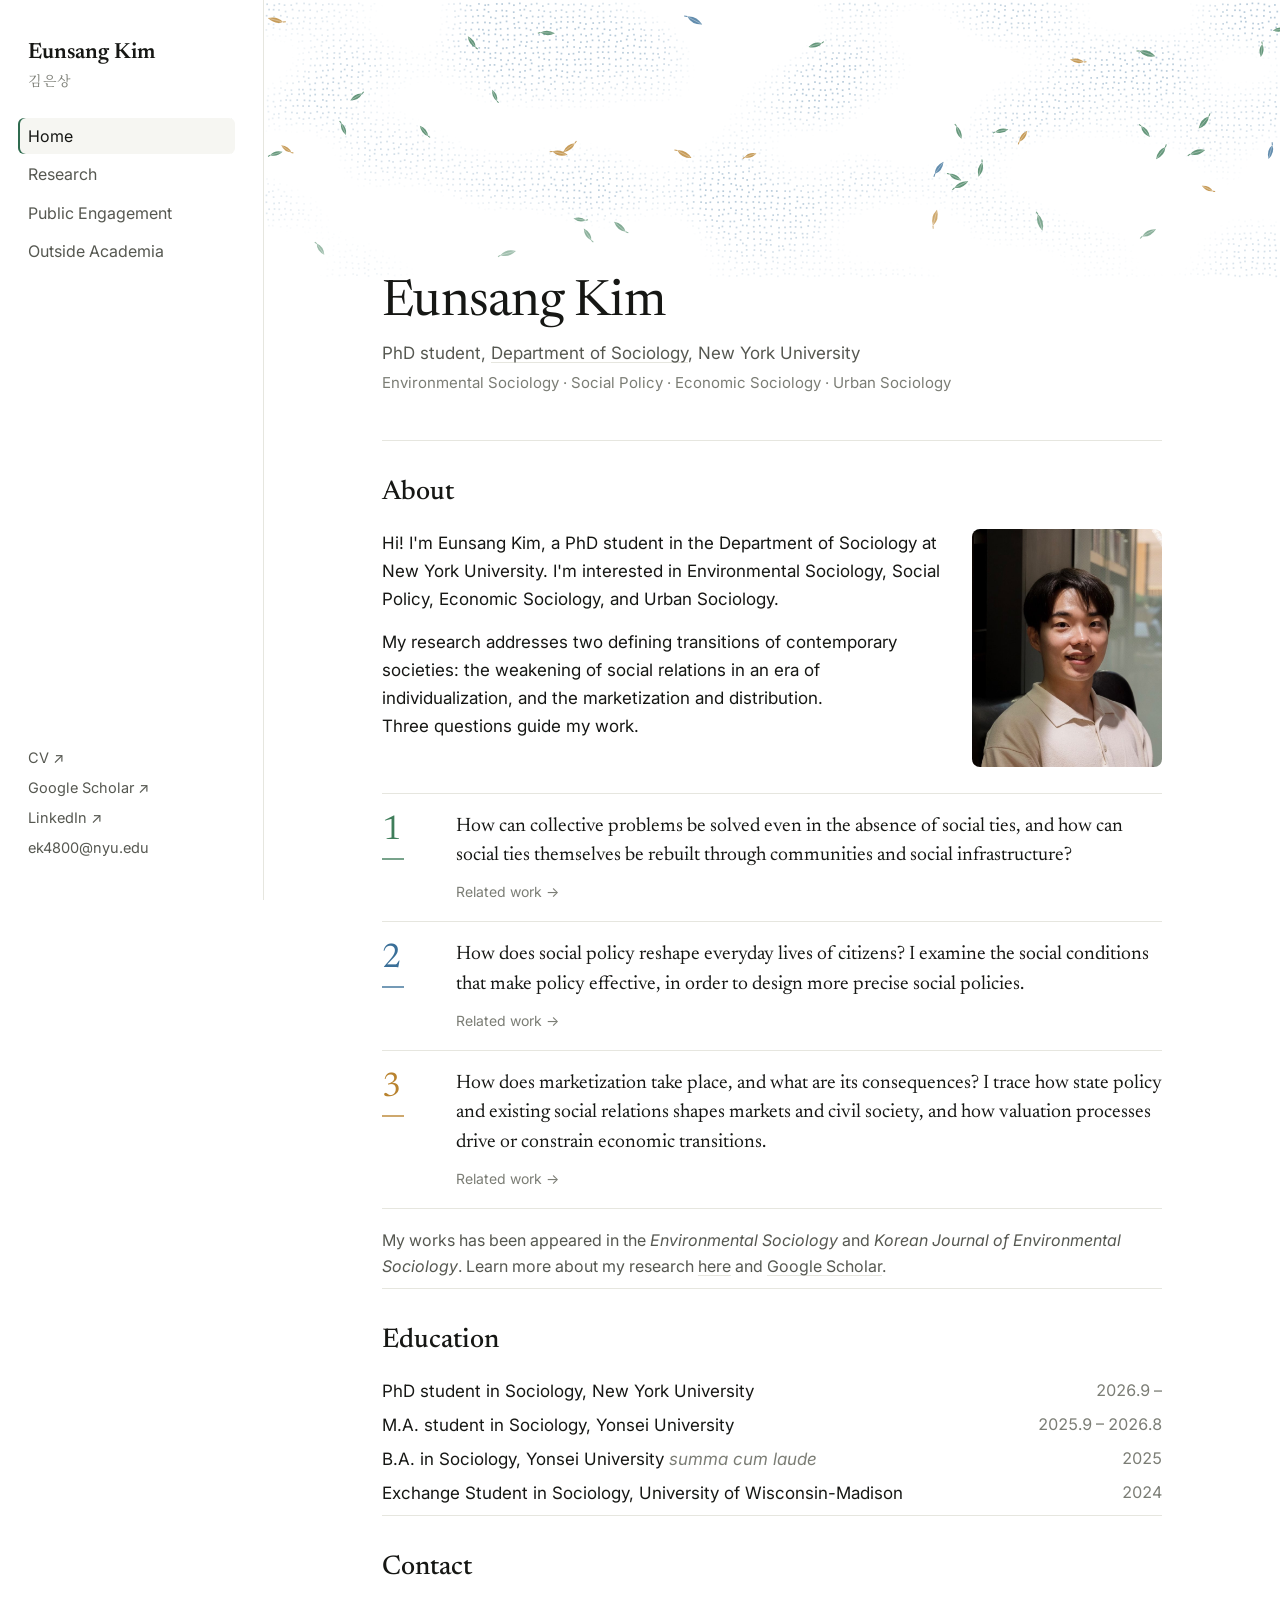
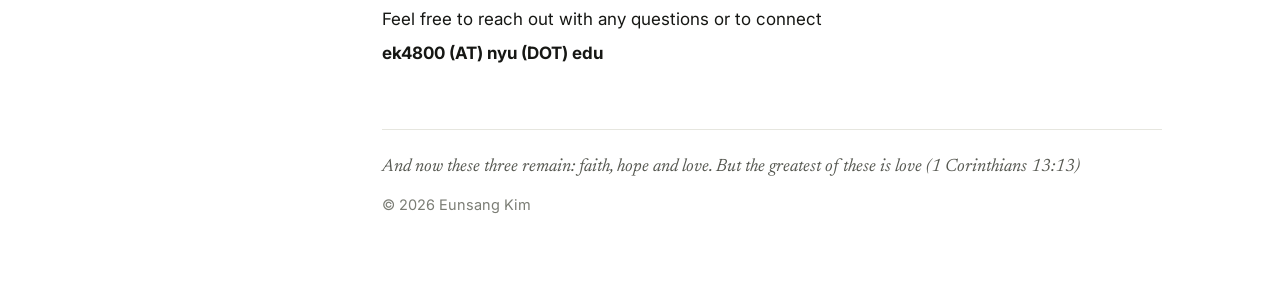
<file: index.html>
<!DOCTYPE html>
<html lang="en">
<head>
<meta charset="utf-8">
<meta name="viewport" content="width=device-width, initial-scale=1">
<title>Eunsang Kim (김은상) | Sociology PhD Student, NYU</title>
<meta name="description" content="Eunsang Kim (김은상) is a PhD student in Sociology at New York University, working on environmental sociology, social policy, economic sociology, and urban sociology.">
<link rel="canonical" href="https://eunsangkim.com/">
<meta property="og:type" content="profile">
<meta property="og:site_name" content="Eunsang Kim (김은상)">
<meta property="og:title" content="Eunsang Kim (김은상) | Sociology PhD Student, NYU">
<meta property="og:description" content="Eunsang Kim (김은상) is a PhD student in Sociology at New York University, working on environmental sociology, social policy, economic sociology, and urban sociology.">
<meta property="og:url" content="https://eunsangkim.com/">
<meta property="og:image" content="https://eunsangkim.com/assets/img/profile.jpg">
<meta name="twitter:card" content="summary">
<script type="application/ld+json">{"@context": "https://schema.org", "@type": "Person", "name": "Eunsang Kim", "alternateName": ["김은상"], "url": "https://eunsangkim.com/", "image": "https://eunsangkim.com/assets/img/profile.jpg", "jobTitle": "PhD Student in Sociology", "affiliation": {"@type": "Organization", "name": "New York University, Department of Sociology", "url": "https://as.nyu.edu/departments/sociology.html"}, "alumniOf": [{"@type": "CollegeOrUniversity", "name": "Yonsei University"}], "knowsAbout": ["Environmental Sociology", "Social Policy", "Economic Sociology", "Urban Sociology"], "sameAs": ["https://scholar.google.co.kr/citations?user=zy5nJL8AAAAJ", "https://www.linkedin.com/in/eunsang-kim-756927375/", "https://sites.google.com/view/eunsangkim/home"]}</script>
<link rel="preconnect" href="https://fonts.googleapis.com">
<link rel="preconnect" href="https://fonts.gstatic.com" crossorigin>
<link href="https://fonts.googleapis.com/css2?family=Inter:wght@400;500;600&family=Newsreader:ital,opsz,wght@0,6..72,400;0,6..72,500;0,6..72,600;1,6..72,400&display=swap" rel="stylesheet">
<link href="https://fonts.googleapis.com/css2?family=Noto+Serif+KR:wght@400&text=%EA%B9%80%EC%9D%80%EC%83%81&display=swap" rel="stylesheet">
<link rel="stylesheet" href="assets/style.css?v=5">
</head>
<body>
<nav class="topbar" aria-label="Pages"><a href="index.html" aria-current="page">Home</a><a href="research.html">Research</a><a href="engagement.html">Public Engagement</a><a href="outside.html">Outside Academia</a><a href="https://drive.google.com/file/d/1_qo_aVGO8cDRxe0GpnkhuQXj25L4HvOu/view?usp=sharing" target="_blank" rel="noopener">CV ↗</a></nav>
<div class="shell">
  <aside class="sidebar">
    <a class="brand" href="index.html"><div class="name">Eunsang Kim</div><div class="name-ko" lang="ko">김은상</div></a>
    <nav class="nav" aria-label="Pages">
      <a href="index.html" aria-current="page">Home</a>
      <a href="research.html">Research</a>
      <a href="engagement.html">Public Engagement</a>
      <a href="outside.html">Outside Academia</a>
    </nav>
    <div class="side-links">
      <a href="https://drive.google.com/file/d/1_qo_aVGO8cDRxe0GpnkhuQXj25L4HvOu/view?usp=sharing" target="_blank" rel="noopener">CV ↗</a>
      <a href="https://scholar.google.co.kr/citations?user=zy5nJL8AAAAJ&amp;hl=ko&amp;oi=ao" target="_blank" rel="noopener">Google Scholar ↗</a>
      <a href="https://www.linkedin.com/in/eunsang-kim-756927375/" target="_blank" rel="noopener">LinkedIn ↗</a>
      <a href="mailto:ek4800@nyu.edu">ek4800@nyu.edu</a>
    </div>
  </aside>
  <main class="main" id="top">
    <header class="hero">
      <canvas class="stream" data-sim="rafts" data-bg="stipple" aria-hidden="true"></canvas>
      <div class="hero-text">
        <h1>Eunsang Kim</h1>
        <p class="ko-mobile" lang="ko">김은상</p>
        <p class="role">PhD student, <a href="https://as.nyu.edu/departments/sociology.html" target="_blank" rel="noopener">Department of Sociology</a>, New York University</p>
        <p class="fields">Environmental Sociology · Social Policy · Economic Sociology · Urban Sociology</p>
      </div>
    </header>

    <section class="block" id="about">
      <h2>About</h2>
      <div class="about">
        <div class="prose">
          <p>Hi! I'm Eunsang Kim, a PhD student in the Department of Sociology at New York University. I'm interested in Environmental Sociology, Social Policy, Economic Sociology, and Urban Sociology.</p>
          <p>My research addresses two defining transitions of contemporary societies: the weakening of social relations in an era of individualization, and the marketization and distribution.<br>Three questions guide my work.</p>
        </div>
        <img class="portrait" src="assets/img/profile.jpg" alt="Portrait of Eunsang Kim">
      </div>

      <ol class="rq">
        <li class="c1"><span class="num">1</span>
          <p class="q">How can collective problems be solved even in the absence of social ties, and how can social ties themselves be rebuilt through communities and social infrastructure?</p>
          <a class="more" href="research.html#community">Related work →</a></li>
        <li class="c2"><span class="num">2</span>
          <p class="q">How does social policy reshape everyday lives of citizens? I examine the social conditions that make policy effective, in order to design more precise social policies.</p>
          <a class="more" href="research.html#policy">Related work →</a></li>
        <li class="c3"><span class="num">3</span>
          <p class="q">How does marketization take place, and what are its consequences? I trace how state policy and existing social relations shapes markets and civil society, and how valuation processes drive or constrain economic transitions.</p>
          <a class="more" href="research.html#valuation">Related work →</a></li>
      </ol>
      <p class="venue">My works has been appeared in the <em>Environmental Sociology</em> and <em>Korean Journal of Environmental Sociology</em>. Learn more about my research <a href="research.html">here</a> and <a href="https://scholar.google.co.kr/citations?user=zy5nJL8AAAAJ&amp;hl=ko&amp;oi=ao" target="_blank" rel="noopener">Google Scholar</a>.</p>
    </section>

    <section class="block" id="education">
      <h2>Education</h2>
      <dl class="dl">
        <dt>PhD student in Sociology, New York University</dt><dd>2026.9 –</dd>
        <dt>M.A. student in Sociology, Yonsei University</dt><dd>2025.9 – 2026.8</dd>
        <dt>B.A. in Sociology, Yonsei University <span class="note">summa cum laude</span></dt><dd>2025</dd>
        <dt>Exchange Student in Sociology, University of Wisconsin-Madison</dt><dd>2024</dd>
      </dl>
    </section>

    <section class="block contact" id="contact">
      <h2>Contact</h2>
      <p>Feel free to reach out with any questions or to connect</p>
      <p><strong>ek4800 (AT) nyu (DOT) edu</strong></p>
    </section>

    <footer class="foot">
      <blockquote>And now these three remain: faith, hope and love. But the greatest of these is love (1 Corinthians 13:13)</blockquote>
      <p>© 2026 Eunsang Kim</p>
    </footer>
  </main>
</div>
<script src="assets/sims.js?v=13"></script>
</body>
</html>
</file>
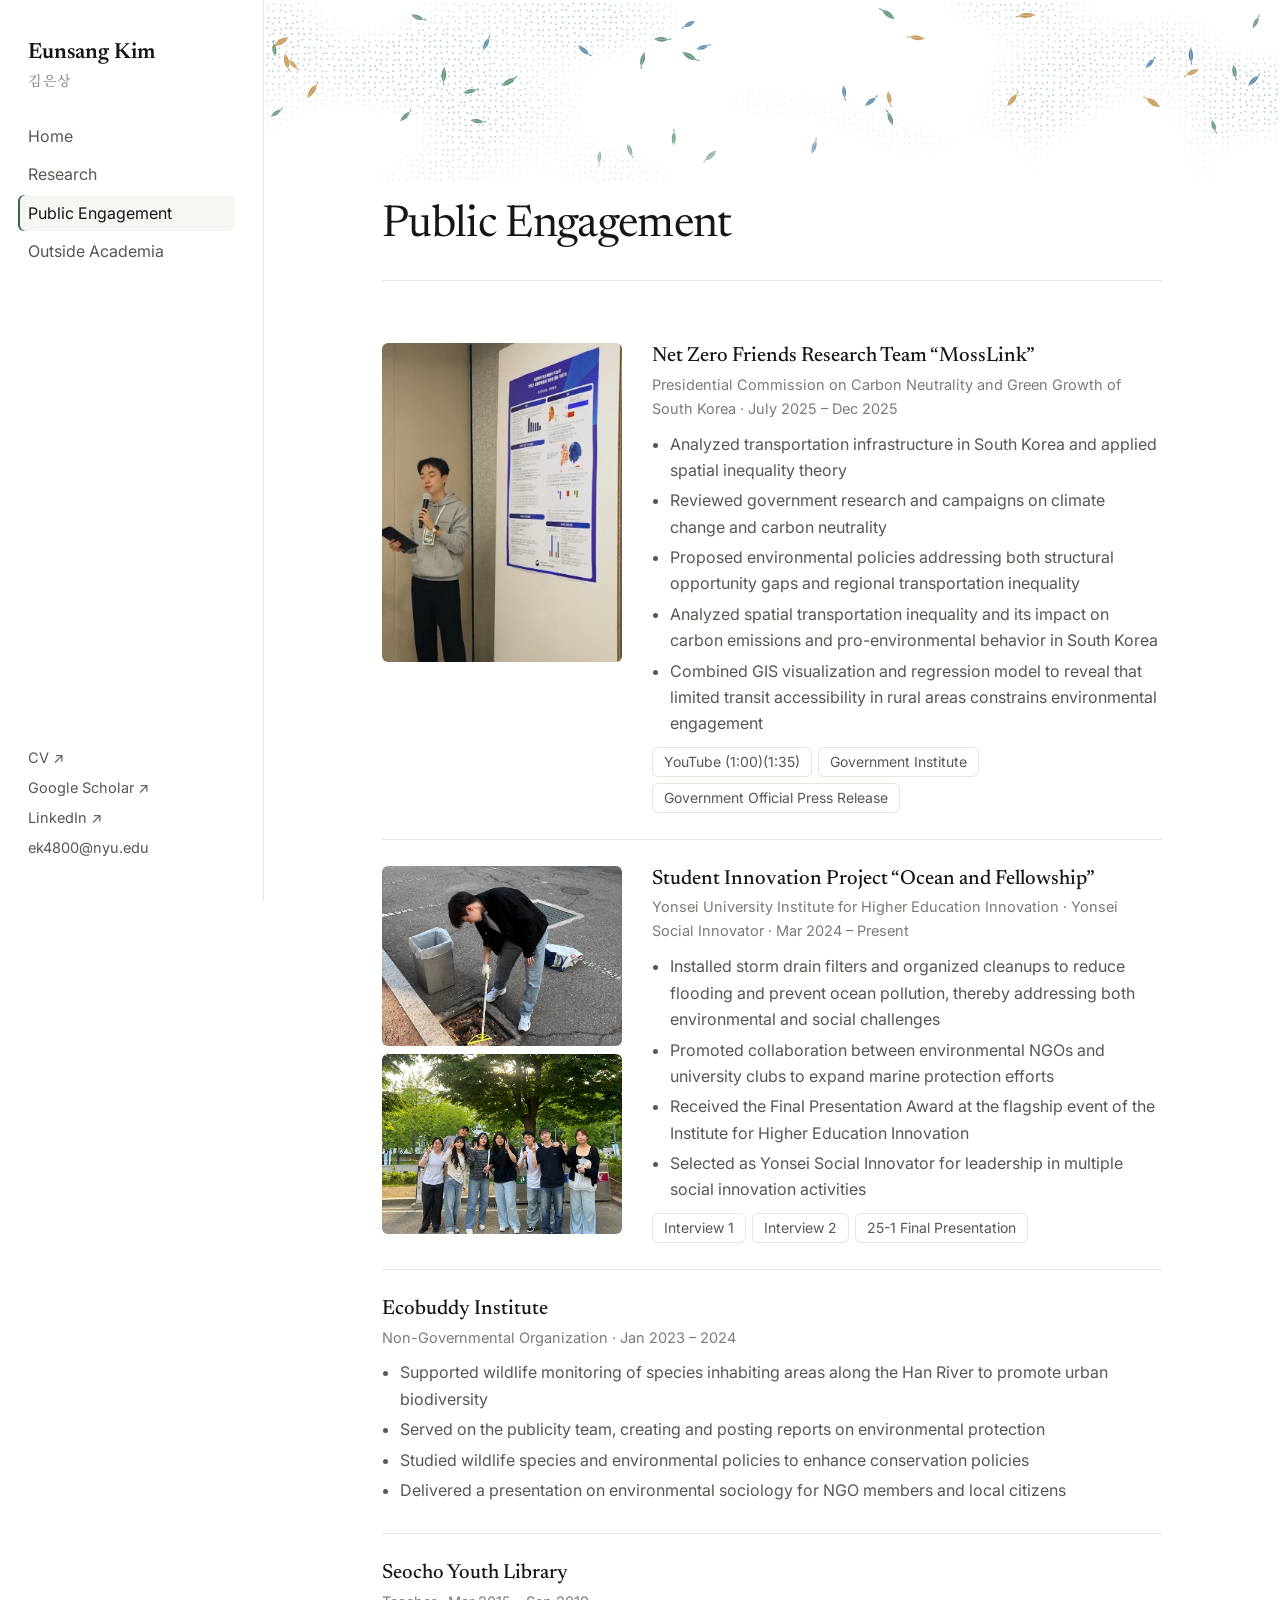
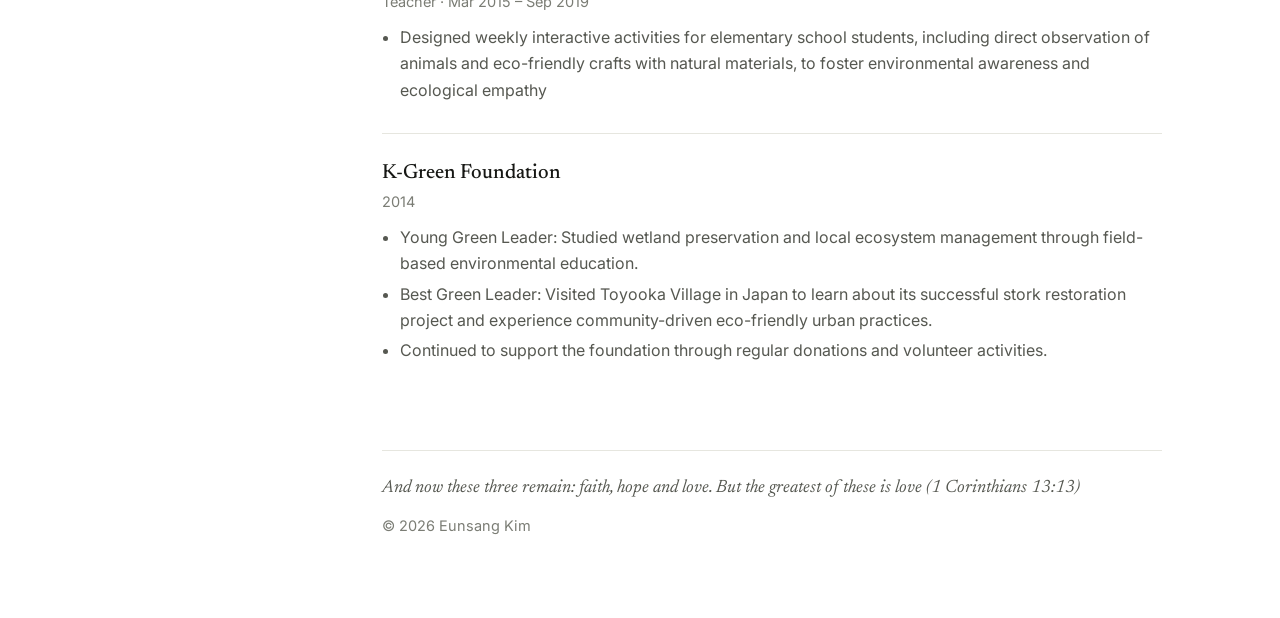
<file: engagement.html>
<!DOCTYPE html>
<html lang="en">
<head>
<meta charset="utf-8">
<meta name="viewport" content="width=device-width, initial-scale=1">
<title>Public Engagement — Eunsang Kim (김은상)</title>
<meta name="description" content="Public engagement of Eunsang Kim (김은상): Net Zero Friends research team, Ocean and Fellowship, Ecobuddy Institute, and environmental education.">
<link rel="canonical" href="https://eunsangkim.com/engagement.html">
<meta property="og:type" content="website">
<meta property="og:site_name" content="Eunsang Kim (김은상)">
<meta property="og:title" content="Public Engagement — Eunsang Kim (김은상)">
<meta property="og:description" content="Public engagement of Eunsang Kim (김은상): Net Zero Friends research team, Ocean and Fellowship, Ecobuddy Institute, and environmental education.">
<meta property="og:url" content="https://eunsangkim.com/engagement.html">
<meta property="og:image" content="https://eunsangkim.com/assets/img/profile.jpg">
<meta name="twitter:card" content="summary">
<link rel="preconnect" href="https://fonts.googleapis.com">
<link rel="preconnect" href="https://fonts.gstatic.com" crossorigin>
<link href="https://fonts.googleapis.com/css2?family=Inter:wght@400;500;600&family=Newsreader:ital,opsz,wght@0,6..72,400;0,6..72,500;0,6..72,600;1,6..72,400&display=swap" rel="stylesheet">
<link href="https://fonts.googleapis.com/css2?family=Noto+Serif+KR:wght@400&text=%EA%B9%80%EC%9D%80%EC%83%81&display=swap" rel="stylesheet">
<link rel="stylesheet" href="assets/style.css?v=5">
</head>
<body>
<nav class="topbar" aria-label="Pages"><a href="index.html">Home</a><a href="research.html">Research</a><a href="engagement.html" aria-current="page">Public Engagement</a><a href="outside.html">Outside Academia</a><a href="https://drive.google.com/file/d/1_qo_aVGO8cDRxe0GpnkhuQXj25L4HvOu/view?usp=sharing" target="_blank" rel="noopener">CV ↗</a></nav>
<div class="shell">
  <aside class="sidebar">
    <a class="brand" href="index.html"><div class="name">Eunsang Kim</div><div class="name-ko" lang="ko">김은상</div></a>
    <nav class="nav" aria-label="Pages">
      <a href="index.html">Home</a>
      <a href="research.html">Research</a>
      <a href="engagement.html" aria-current="page">Public Engagement</a>
      <a href="outside.html">Outside Academia</a>
    </nav>
    <div class="side-links">
      <a href="https://drive.google.com/file/d/1_qo_aVGO8cDRxe0GpnkhuQXj25L4HvOu/view?usp=sharing" target="_blank" rel="noopener">CV ↗</a>
      <a href="https://scholar.google.co.kr/citations?user=zy5nJL8AAAAJ&amp;hl=ko&amp;oi=ao" target="_blank" rel="noopener">Google Scholar ↗</a>
      <a href="https://www.linkedin.com/in/eunsang-kim-756927375/" target="_blank" rel="noopener">LinkedIn ↗</a>
      <a href="mailto:ek4800@nyu.edu">ek4800@nyu.edu</a>
    </div>
  </aside>
  <main class="main" id="top">
    <header class="hero hero-sub">
      <canvas class="stream" data-sim="rafts" data-bg="stipple" aria-hidden="true"></canvas>
      <div class="hero-text"><h1>Public Engagement</h1></div>
    </header>
    <section class="block">

      <div class="item">
        <div class="pic"><img class="full" src="assets/img/netzero-presentation.jpg" alt="Net Zero Friends final presentation" loading="lazy"></div>
        <div>
          <h4>Net Zero Friends Research Team “MossLink”</h4>
          <p class="sub">Presidential Commission on Carbon Neutrality and Green Growth of South Korea · July 2025 – Dec 2025</p>
          <ul>
            <li>Analyzed transportation infrastructure in South Korea and applied spatial inequality theory</li>
            <li>Reviewed government research and campaigns on climate change and carbon neutrality</li>
            <li>Proposed environmental policies addressing both structural opportunity gaps and regional transportation inequality</li>
            <li>Analyzed spatial transportation inequality and its impact on carbon emissions and pro-environmental behavior in South Korea</li>
            <li>Combined GIS visualization and regression model to reveal that limited transit accessibility in rural areas constrains environmental engagement</li>
          </ul>
          <div class="links">
            <a class="lpill" href="https://www.youtube.com/watch?v=bI97a_q5KZM" target="_blank" rel="noopener">YouTube (1:00)(1:35)</a>
            <a class="lpill" href="http://www.2050cnc.go.kr" target="_blank" rel="noopener">Government Institute</a>
            <a class="lpill" href="https://www.2050cnc.go.kr/flexer/view/BOARD_ATTACH?storageNo=4407" target="_blank" rel="noopener">Government Official Press Release</a>
          </div>
        </div>
      </div>

      <div class="item">
        <div class="pic"><img src="assets/img/ocean-filter.jpg" alt="Installing a storm drain filter" loading="lazy"><img src="assets/img/ocean-group.jpg" alt="Ocean and Fellowship members" loading="lazy"></div>
        <div>
          <h4>Student Innovation Project “Ocean and Fellowship”</h4>
          <p class="sub">Yonsei University Institute for Higher Education Innovation · Yonsei Social Innovator · Mar 2024 – Present</p>
          <ul>
            <li>Installed storm drain filters and organized cleanups to reduce flooding and prevent ocean pollution, thereby addressing both environmental and social challenges</li>
            <li>Promoted collaboration between environmental NGOs and university clubs to expand marine protection efforts</li>
            <li>Received the Final Presentation Award at the flagship event of the Institute for Higher Education Innovation</li>
            <li>Selected as Yonsei Social Innovator for leadership in multiple social innovation activities</li>
          </ul>
          <div class="links">
            <a class="lpill" href="https://devcms.yonsei.ac.kr/ihei/board/yonsei_innovation_creator.do?mode=view&amp;articleNo=457615&amp;article.offset=0&amp;articleLimit=10" target="_blank" rel="noopener">Interview 1</a>
            <a class="lpill" href="https://ihei.yonsei.ac.kr/ihei/innovation/innovator.do?mode=view&amp;articleNo=454434&amp;article.offset=0&amp;articleLimit=12" target="_blank" rel="noopener">Interview 2</a>
            <a class="lpill" href="https://drive.google.com/file/d/18hKmvBlIlC30MsF-dQOYovf4XAutwKFB/view?usp=sharing" target="_blank" rel="noopener">25-1 Final Presentation</a>
          </div>
        </div>
      </div>

      <div class="item noimg">
        <div>
          <h4>Ecobuddy Institute</h4>
          <p class="sub">Non-Governmental Organization · Jan 2023 – 2024</p>
          <ul>
            <li>Supported wildlife monitoring of species inhabiting areas along the Han River to promote urban biodiversity</li>
            <li>Served on the publicity team, creating and posting reports on environmental protection</li>
            <li>Studied wildlife species and environmental policies to enhance conservation policies</li>
            <li>Delivered a presentation on environmental sociology for NGO members and local citizens</li>
          </ul>
        </div>
      </div>

      <div class="item noimg">
        <div>
          <h4>Seocho Youth Library</h4>
          <p class="sub">Teacher · Mar 2015 – Sep 2019</p>
          <ul>
            <li>Designed weekly interactive activities for elementary school students, including direct observation of animals and eco-friendly crafts with natural materials, to foster environmental awareness and ecological empathy</li>
          </ul>
        </div>
      </div>

      <div class="item noimg">
        <div>
          <h4>K-Green Foundation</h4>
          <p class="sub">2014</p>
          <ul>
            <li>Young Green Leader: Studied wetland preservation and local ecosystem management through field-based environmental education.</li>
            <li>Best Green Leader: Visited Toyooka Village in Japan to learn about its successful stork restoration project and experience community-driven eco-friendly urban practices.</li>
            <li>Continued to support the foundation through regular donations and volunteer activities.</li>
          </ul>
        </div>
      </div>
        </section>

    <footer class="foot">
      <blockquote>And now these three remain: faith, hope and love. But the greatest of these is love (1 Corinthians 13:13)</blockquote>
      <p>© 2026 Eunsang Kim</p>
    </footer>
  </main>
</div>
<script src="assets/sims.js?v=13"></script>
</body>
</html>
</file>
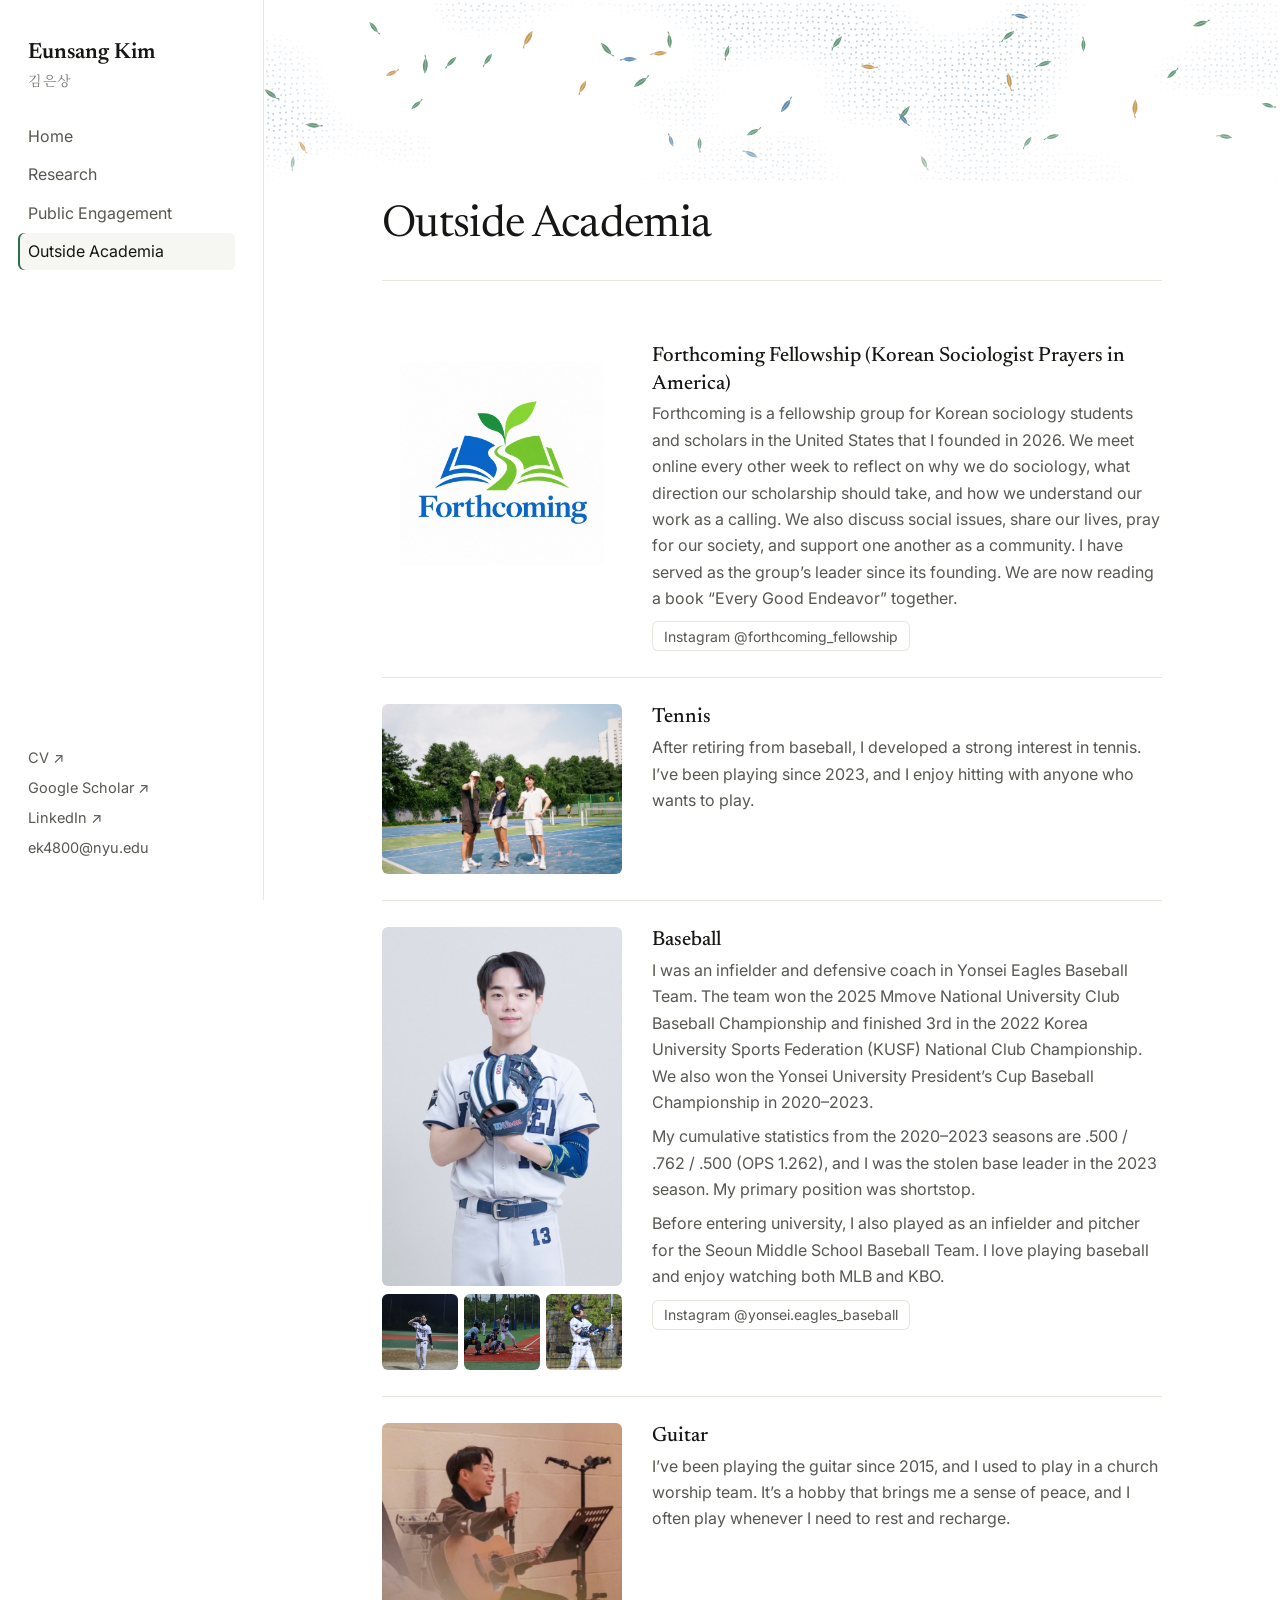
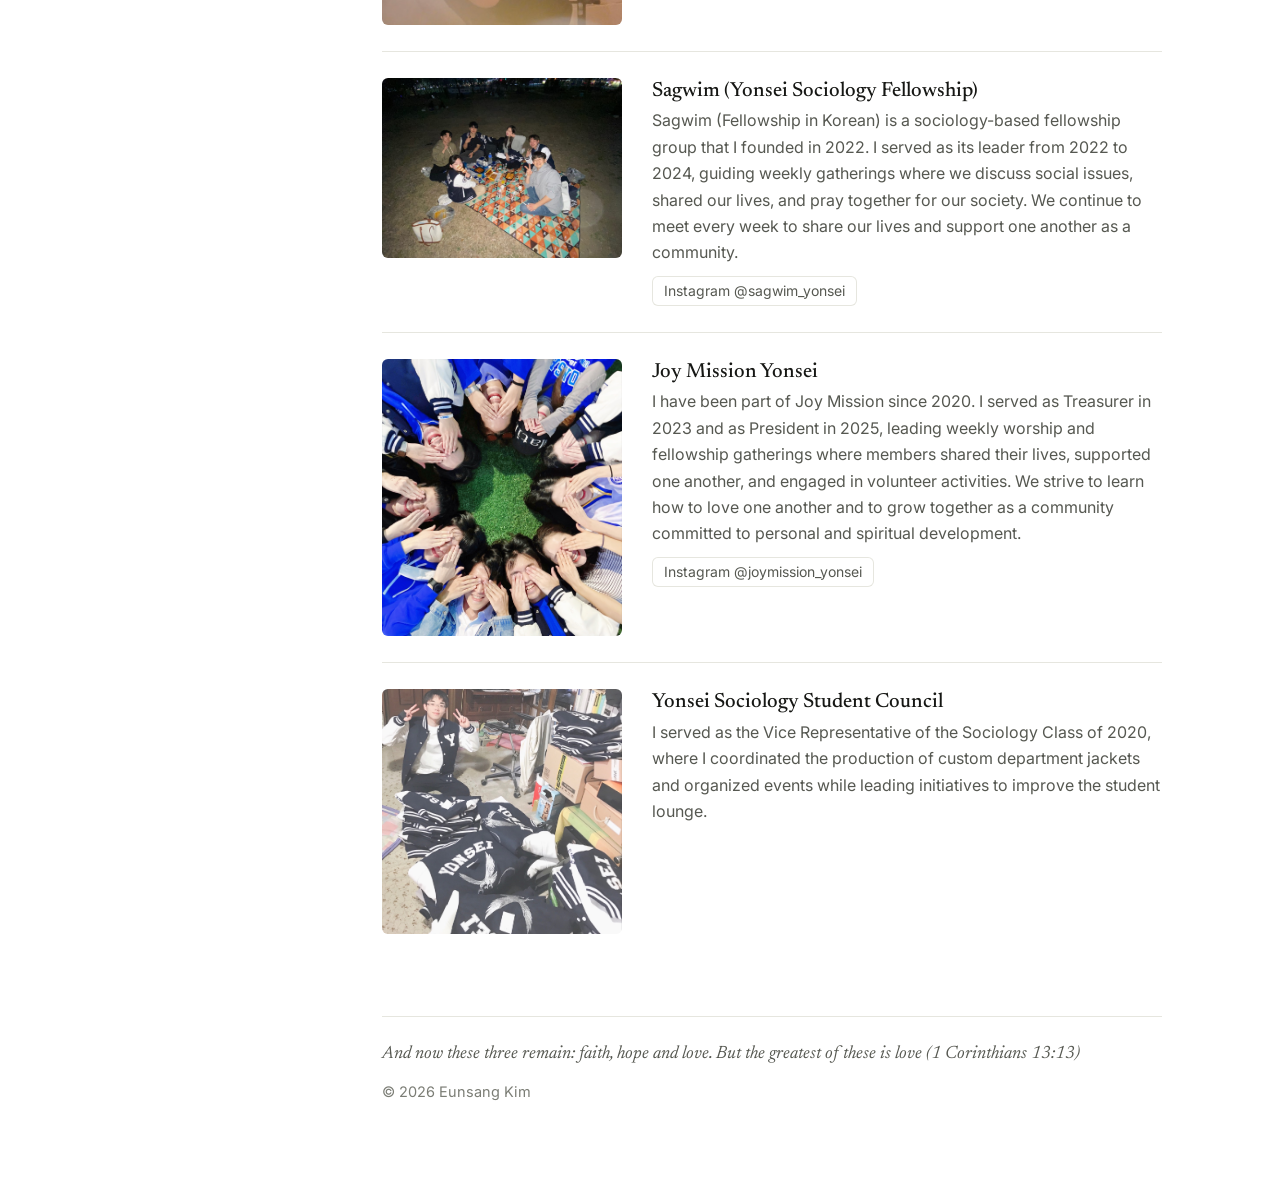
<file: outside.html>
<!DOCTYPE html>
<html lang="en">
<head>
<meta charset="utf-8">
<meta name="viewport" content="width=device-width, initial-scale=1">
<title>Outside Academia — Eunsang Kim (김은상)</title>
<meta name="description" content="Eunsang Kim (김은상) outside academia: Forthcoming Fellowship, baseball, tennis, guitar, and campus communities.">
<link rel="canonical" href="https://eunsangkim.com/outside.html">
<meta property="og:type" content="website">
<meta property="og:site_name" content="Eunsang Kim (김은상)">
<meta property="og:title" content="Outside Academia — Eunsang Kim (김은상)">
<meta property="og:description" content="Eunsang Kim (김은상) outside academia: Forthcoming Fellowship, baseball, tennis, guitar, and campus communities.">
<meta property="og:url" content="https://eunsangkim.com/outside.html">
<meta property="og:image" content="https://eunsangkim.com/assets/img/profile.jpg">
<meta name="twitter:card" content="summary">
<link rel="preconnect" href="https://fonts.googleapis.com">
<link rel="preconnect" href="https://fonts.gstatic.com" crossorigin>
<link href="https://fonts.googleapis.com/css2?family=Inter:wght@400;500;600&family=Newsreader:ital,opsz,wght@0,6..72,400;0,6..72,500;0,6..72,600;1,6..72,400&display=swap" rel="stylesheet">
<link href="https://fonts.googleapis.com/css2?family=Noto+Serif+KR:wght@400&text=%EA%B9%80%EC%9D%80%EC%83%81&display=swap" rel="stylesheet">
<link rel="stylesheet" href="assets/style.css?v=5">
</head>
<body>
<nav class="topbar" aria-label="Pages"><a href="index.html">Home</a><a href="research.html">Research</a><a href="engagement.html">Public Engagement</a><a href="outside.html" aria-current="page">Outside Academia</a><a href="https://drive.google.com/file/d/1_qo_aVGO8cDRxe0GpnkhuQXj25L4HvOu/view?usp=sharing" target="_blank" rel="noopener">CV ↗</a></nav>
<div class="shell">
  <aside class="sidebar">
    <a class="brand" href="index.html"><div class="name">Eunsang Kim</div><div class="name-ko" lang="ko">김은상</div></a>
    <nav class="nav" aria-label="Pages">
      <a href="index.html">Home</a>
      <a href="research.html">Research</a>
      <a href="engagement.html">Public Engagement</a>
      <a href="outside.html" aria-current="page">Outside Academia</a>
    </nav>
    <div class="side-links">
      <a href="https://drive.google.com/file/d/1_qo_aVGO8cDRxe0GpnkhuQXj25L4HvOu/view?usp=sharing" target="_blank" rel="noopener">CV ↗</a>
      <a href="https://scholar.google.co.kr/citations?user=zy5nJL8AAAAJ&amp;hl=ko&amp;oi=ao" target="_blank" rel="noopener">Google Scholar ↗</a>
      <a href="https://www.linkedin.com/in/eunsang-kim-756927375/" target="_blank" rel="noopener">LinkedIn ↗</a>
      <a href="mailto:ek4800@nyu.edu">ek4800@nyu.edu</a>
    </div>
  </aside>
  <main class="main" id="top">
    <header class="hero hero-sub">
      <canvas class="stream" data-sim="rafts" data-bg="stipple" aria-hidden="true"></canvas>
      <div class="hero-text"><h1>Outside Academia</h1></div>
    </header>
    <section class="block">

      <div class="item">
        <div class="pic"><img src="assets/img/forthcoming.jpg" alt="Forthcoming Fellowship logo" loading="lazy" class="logo"></div>
        <div>
          <h4>Forthcoming Fellowship (Korean Sociologist Prayers in America)</h4>
          <p>Forthcoming is a fellowship group for Korean sociology students and scholars in the United States that I founded in 2026. We meet online every other week to reflect on why we do sociology, what direction our scholarship should take, and how we understand our work as a calling. We also discuss social issues, share our lives, pray for our society, and support one another as a community. I have served as the group’s leader since its founding. We are now reading a book “Every Good Endeavor” together.</p>
          <div class="links"><a class="lpill" href="https://www.instagram.com/forthcoming_fellowship/" target="_blank" rel="noopener">Instagram @forthcoming_fellowship</a></div>
        </div>
      </div>

      <div class="item">
        <div class="pic"><img src="assets/img/tennis.jpg" alt="Tennis" loading="lazy"></div>
        <div>
          <h4>Tennis</h4>
          <p>After retiring from baseball, I developed a strong interest in tennis. I’ve been playing since 2023, and I enjoy hitting with anyone who wants to play.</p>
        </div>
      </div>

      <div class="item">
        <div class="pic"><img class="full" src="assets/img/baseball-profile.jpg" alt="Eunsang Kim in Yonsei Eagles uniform" loading="lazy"><div class="thumbs"><img src="assets/img/baseball-2023.jpg" alt="2023 season" loading="lazy"><img src="assets/img/baseball-2022.jpg" alt="At bat, 2022 season" loading="lazy"><img src="assets/img/baseball-batting.jpg" alt="Batting" loading="lazy"></div></div>
        <div>
          <h4>Baseball</h4>
          <p>I was an infielder and defensive coach in Yonsei Eagles Baseball Team. The team won the 2025 Mmove National University Club Baseball Championship and finished 3rd in the 2022 Korea University Sports Federation (KUSF) National Club Championship. We also won the Yonsei University President’s Cup Baseball Championship in 2020–2023.</p>
          <p>My cumulative statistics from the 2020–2023 seasons are .500 / .762 / .500 (OPS 1.262), and I was the stolen base leader in the 2023 season. My primary position was shortstop.</p>
          <p>Before entering university, I also played as an infielder and pitcher for the Seoun Middle School Baseball Team. I love playing baseball and enjoy watching both MLB and KBO.</p>
          <div class="links"><a class="lpill" href="https://www.instagram.com/yonsei.eagles_baseball/" target="_blank" rel="noopener">Instagram @yonsei.eagles_baseball</a></div>
        </div>
      </div>

      <div class="item">
        <div class="pic"><img src="assets/img/guitar.jpg" alt="Playing guitar" loading="lazy"></div>
        <div>
          <h4>Guitar</h4>
          <p>I’ve been playing the guitar since 2015, and I used to play in a church worship team. It’s a hobby that brings me a sense of peace, and I often play whenever I need to rest and recharge.</p>
        </div>
      </div>

      <div class="item">
        <div class="pic"><img src="assets/img/sagwim-picnic.jpg" alt="Sagwim members at a night picnic" loading="lazy"></div>
        <div>
          <h4>Sagwim (Yonsei Sociology Fellowship)</h4>
          <p>Sagwim (Fellowship in Korean) is a sociology-based fellowship group that I founded in 2022. I served as its leader from 2022 to 2024, guiding weekly gatherings where we discuss social issues, shared our lives, and pray together for our society. We continue to meet every week to share our lives and support one another as a community.</p>
          <div class="links"><a class="lpill" href="https://www.instagram.com/sagwim_yonsei/" target="_blank" rel="noopener">Instagram @sagwim_yonsei</a></div>
        </div>
      </div>

      <div class="item">
        <div class="pic"><img src="assets/img/joy-mission-circle.jpg" alt="Joy Mission Yonsei members" loading="lazy"></div>
        <div>
          <h4>Joy Mission Yonsei</h4>
          <p>I have been part of Joy Mission since 2020. I served as Treasurer in 2023 and as President in 2025, leading weekly worship and fellowship gatherings where members shared their lives, supported one another, and engaged in volunteer activities. We strive to learn how to love one another and to grow together as a community committed to personal and spiritual development.</p>
          <div class="links"><a class="lpill" href="https://www.instagram.com/joymission_yonsei/" target="_blank" rel="noopener">Instagram @joymission_yonsei</a></div>
        </div>
      </div>

      <div class="item">
        <div class="pic"><img src="assets/img/student-council.jpg" alt="Sociology department jackets" loading="lazy"></div>
        <div>
          <h4>Yonsei Sociology Student Council</h4>
          <p>I served as the Vice Representative of the Sociology Class of 2020, where I coordinated the production of custom department jackets and organized events while leading initiatives to improve the student lounge.</p>
        </div>
      </div>
        </section>

    <footer class="foot">
      <blockquote>And now these three remain: faith, hope and love. But the greatest of these is love (1 Corinthians 13:13)</blockquote>
      <p>© 2026 Eunsang Kim</p>
    </footer>
  </main>
</div>
<script src="assets/sims.js?v=13"></script>
</body>
</html>
</file>
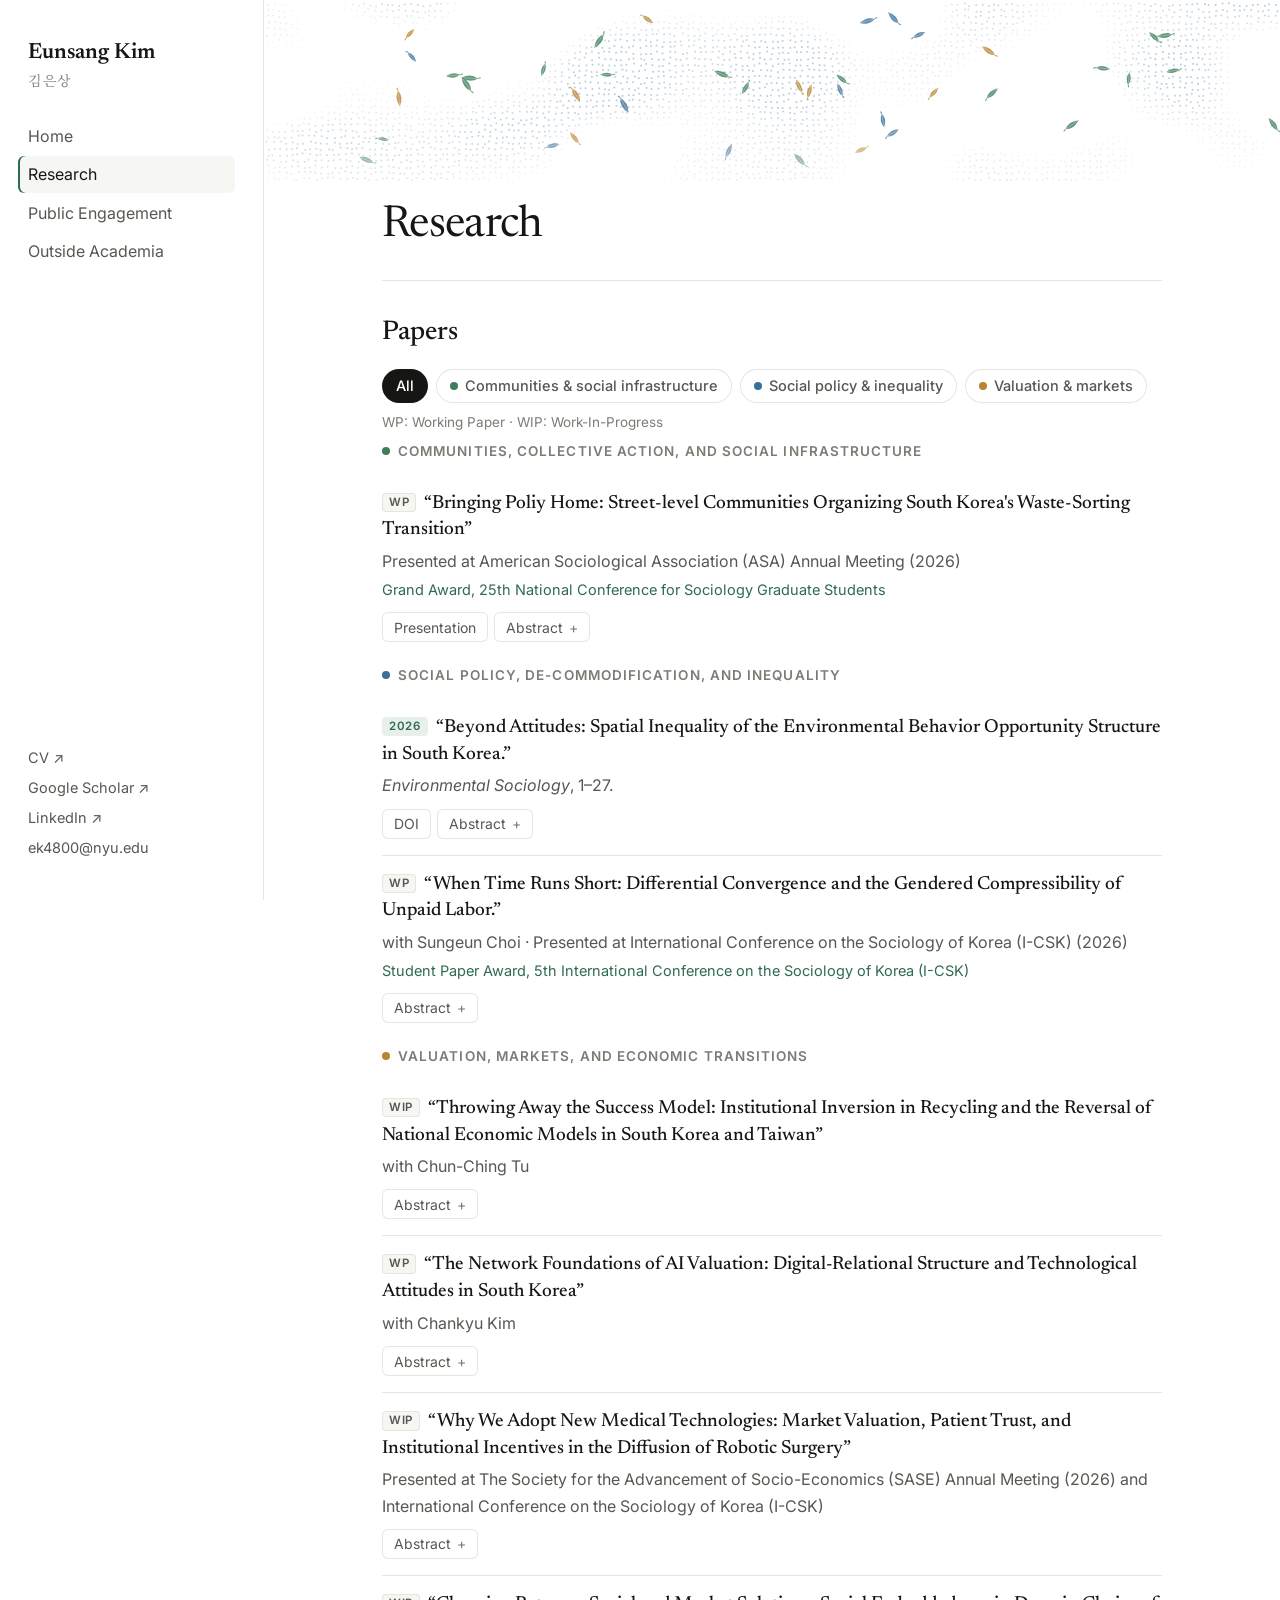
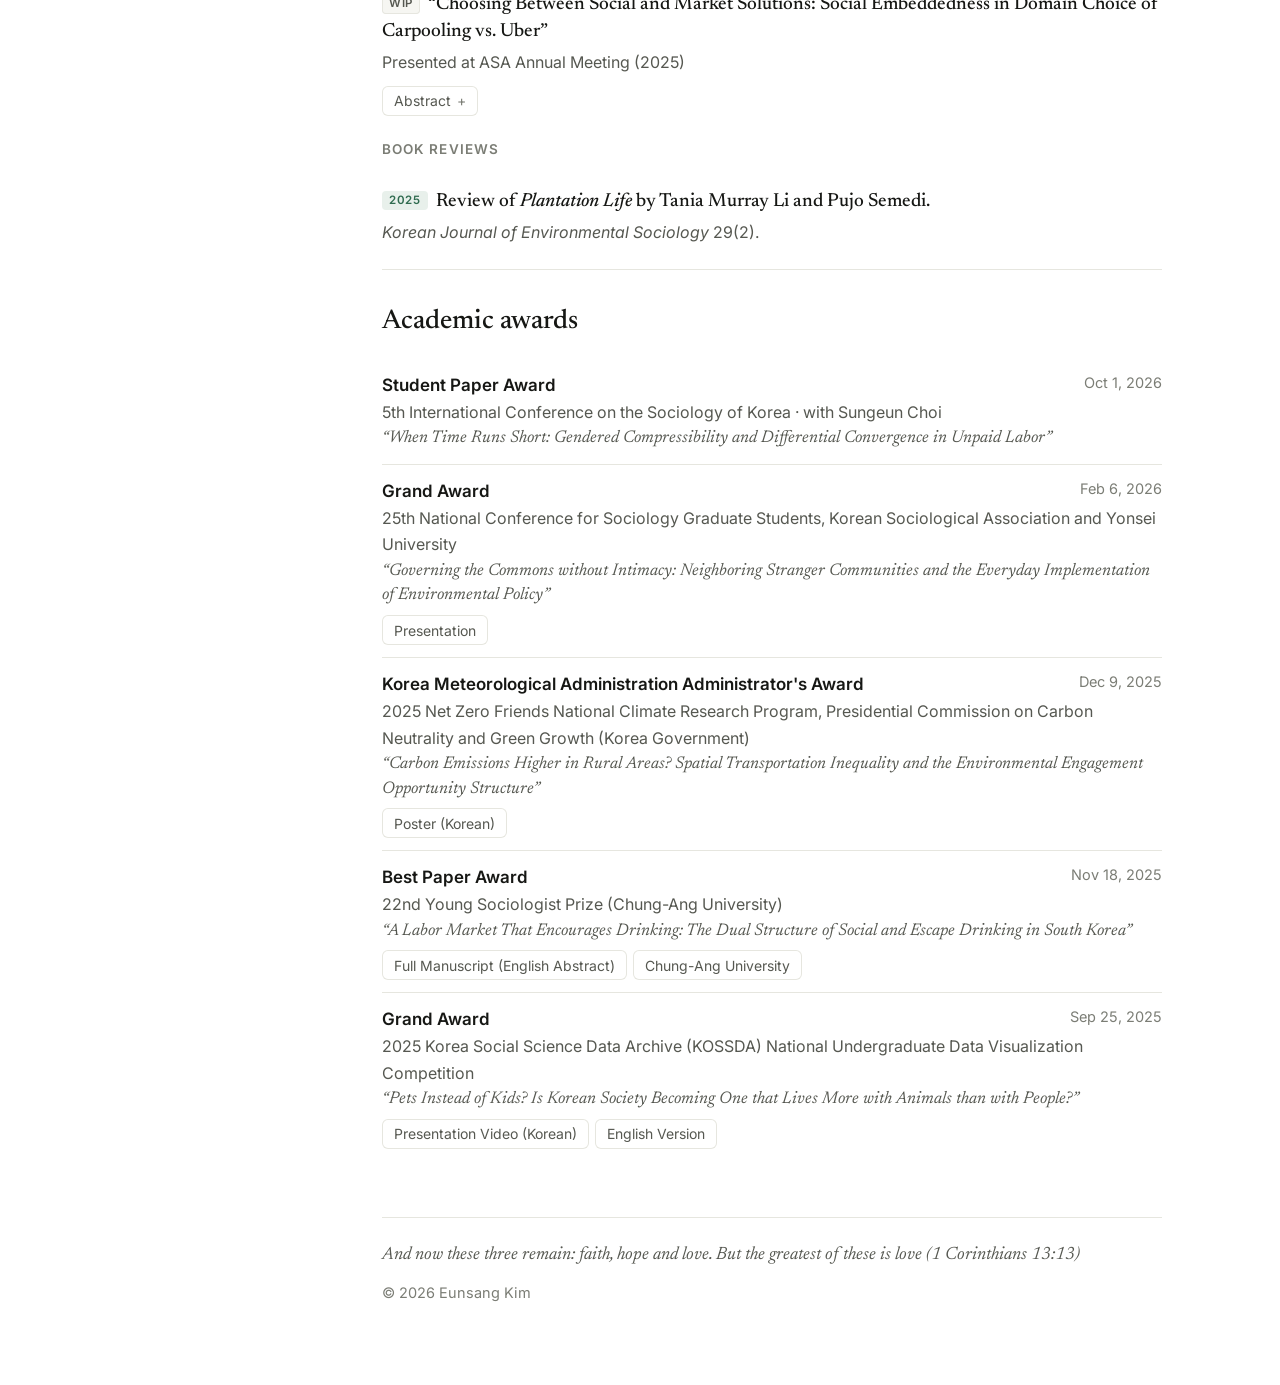
<file: research.html>
<!DOCTYPE html>
<html lang="en">
<head>
<meta charset="utf-8">
<meta name="viewport" content="width=device-width, initial-scale=1">
<title>Research — Eunsang Kim (김은상), NYU Sociology</title>
<meta name="description" content="Papers, working papers, and academic awards of Eunsang Kim (김은상), PhD student in Sociology at New York University.">
<link rel="canonical" href="https://eunsangkim.com/research.html">
<meta property="og:type" content="website">
<meta property="og:site_name" content="Eunsang Kim (김은상)">
<meta property="og:title" content="Research — Eunsang Kim (김은상), NYU Sociology">
<meta property="og:description" content="Papers, working papers, and academic awards of Eunsang Kim (김은상), PhD student in Sociology at New York University.">
<meta property="og:url" content="https://eunsangkim.com/research.html">
<meta property="og:image" content="https://eunsangkim.com/assets/img/profile.jpg">
<meta name="twitter:card" content="summary">
<link rel="preconnect" href="https://fonts.googleapis.com">
<link rel="preconnect" href="https://fonts.gstatic.com" crossorigin>
<link href="https://fonts.googleapis.com/css2?family=Inter:wght@400;500;600&family=Newsreader:ital,opsz,wght@0,6..72,400;0,6..72,500;0,6..72,600;1,6..72,400&display=swap" rel="stylesheet">
<link href="https://fonts.googleapis.com/css2?family=Noto+Serif+KR:wght@400&text=%EA%B9%80%EC%9D%80%EC%83%81&display=swap" rel="stylesheet">
<link rel="stylesheet" href="assets/style.css?v=5">
</head>
<body>
<nav class="topbar" aria-label="Pages"><a href="index.html">Home</a><a href="research.html" aria-current="page">Research</a><a href="engagement.html">Public Engagement</a><a href="outside.html">Outside Academia</a><a href="https://drive.google.com/file/d/1_qo_aVGO8cDRxe0GpnkhuQXj25L4HvOu/view?usp=sharing" target="_blank" rel="noopener">CV ↗</a></nav>
<div class="shell">
  <aside class="sidebar">
    <a class="brand" href="index.html"><div class="name">Eunsang Kim</div><div class="name-ko" lang="ko">김은상</div></a>
    <nav class="nav" aria-label="Pages">
      <a href="index.html">Home</a>
      <a href="research.html" aria-current="page">Research</a>
      <a href="engagement.html">Public Engagement</a>
      <a href="outside.html">Outside Academia</a>
    </nav>
    <div class="side-links">
      <a href="https://drive.google.com/file/d/1_qo_aVGO8cDRxe0GpnkhuQXj25L4HvOu/view?usp=sharing" target="_blank" rel="noopener">CV ↗</a>
      <a href="https://scholar.google.co.kr/citations?user=zy5nJL8AAAAJ&amp;hl=ko&amp;oi=ao" target="_blank" rel="noopener">Google Scholar ↗</a>
      <a href="https://www.linkedin.com/in/eunsang-kim-756927375/" target="_blank" rel="noopener">LinkedIn ↗</a>
      <a href="mailto:ek4800@nyu.edu">ek4800@nyu.edu</a>
    </div>
  </aside>
  <main class="main" id="top">
    <header class="hero hero-sub">
      <canvas class="stream" data-sim="rafts" data-bg="stipple" aria-hidden="true"></canvas>
      <div class="hero-text"><h1>Research</h1></div>
    </header>

    <section class="block" id="papers">
      <h2>Papers</h2>
      
      <div class="topic-bar" role="group" aria-label="Filter by research area">
        <button class="pill" data-topic="all" aria-pressed="true">All</button>
        <button class="pill c1" data-topic="community" aria-pressed="false"><i></i>Communities &amp; social infrastructure</button>
        <button class="pill c2" data-topic="policy" aria-pressed="false"><i></i>Social policy &amp; inequality</button>
        <button class="pill c3" data-topic="valuation" aria-pressed="false"><i></i>Valuation &amp; markets</button>
      </div>
      <p class="legend">WP: Working Paper · WIP: Work-In-Progress</p>

      <div class="theme c1" data-topic="community" id="community">
        <h3><i></i>Communities, collective action, and social infrastructure</h3>
        <article class="paper">
          <p class="title"><span class="tag">WP</span>“Bringing Poliy Home: Street-level Communities Organizing South Korea's Waste-Sorting Transition”</p>
          <p class="meta">Presented at American Sociological Association (ASA) Annual Meeting (2026)</p>
          <p class="honor">Grand Award, 25th National Conference for Sociology Graduate Students</p>
          <div class="links">
            <a class="lpill" href="https://drive.google.com/file/d/1CR2JcMjyGcIcZehrJ5Ru0IZHQKCJooXa/view?usp=sharing" target="_blank" rel="noopener">Presentation</a>
            <details><summary>Abstract</summary><div class="abstract">
              <p>Street-level bureaucrats are central actors for frontline implementation of social policy, yet the societal counterpart that carries policy into everyday collective practice remains less understood. This study develops the concept of street-level community, a meso-level intermediary connecting social policy to individual behavior. Although these communities are built to address daily lives, they worked as a main actor in implementing environmental policy. The analysis examines South Korea’s volume-based waste fee policy using a continuous difference-in-differences design and fixed effects models using national waste statistics from 1992 to 2022, together with key informant interviews and documents. Quantitative analysis show that regions with higher apartment shares experienced greater increases in recycling after the policy. Interviews and documents show how apartment communities carried policy into domestic routines through mutual visibility, locally crafted rules, and the labor of representatives and security guards. These findings underscore mediating role of street-level communities between frontline officials and residents. By translating policy into locally coordinated practices, these communities foster shared expectations and the capacity for collective action, providing both collective efficacy and a social foundation for implementing policy in everyday life.</p>
            </div></details>
          </div>
        </article>
      </div>

      <div class="theme c2" data-topic="policy" id="policy">
        <h3><i></i>Social policy, de-commodification, and inequality</h3>
        <article class="paper">
          <p class="title"><span class="tag pub">2026</span>“Beyond Attitudes: Spatial Inequality of the Environmental Behavior Opportunity Structure in South Korea.”</p>
          <p class="meta"><em>Environmental Sociology</em>, 1–27.</p>
          <div class="links">
            <a class="lpill" href="https://doi.org/10.1080/23251042.2026.2649847" target="_blank" rel="noopener">DOI</a>
            <details><summary>Abstract</summary><div class="abstract">
              <p>The gap between environmental attitude (EA) and responsible environmental behavior (REB) is central in addressing environmental issues. However, limited attention has been paid to how structural conditions shape EA and REB. This study examines opportunity structures shaping REB by applying a spatial inequality framework to South Korea, using multivariate regression with national survey data. The findings indicate that although EA is relatively consistent, REB differs significantly across regions. Despite similar levels of EA, non-capital and rural regions exhibit lower levels of REB than capital and urban regions. These findings remain robust across different spatial categories and after controlling individual-level covariates using propensity score matching. These results indicate that individual-level factors alone cannot fully account for the observed disparities. Spatial inequalities in infrastructure, public policies, and the civic environment shape uneven opportunities for participation in REB. As a cumulative effect of uneven structure, citizens in rural and non-capital regions are not less willing but are often structurally constrained in their ability to participate in REB. The environmental behavior opportunity structure extends opportunity structure theory to prosocial behavior, and environmental justice research to everyday individual behavior. These findings underscore the necessity of government action to provide adequate structural support for widespread REB.</p>
            </div></details>
          </div>
        </article>
        <article class="paper">
          <p class="title"><span class="tag">WP</span>“When Time Runs Short: Differential Convergence and the Gendered Compressibility of Unpaid Labor.”</p>
          <p class="meta">with Sungeun Choi · Presented at International Conference on the Sociology of Korea (I-CSK) (2026)</p>
          <p class="honor">Student Paper Award, 5th International Conference on the Sociology of Korea (I-CSK)</p>
          <div class="links">
            <details><summary>Abstract</summary><div class="abstract">
              <p>As the gender gap in unpaid labor narrows, where does convergence take hold, which tasks remain gendered, and how much of the work must still be supplied when time is scarce? Prior research documents uneven convergence across tasks, but whether it conceals work that cannot be deferred when the day is filled with paid work has drawn little attention. Using the 1999-2024 Korean Time Use Survey, we trace housework and childcare time among married adults aged 25 to 64. Results show that the historically large gender gap narrowed substantially but unevenly, with convergence concentrated in core housework. The ratio of women's to men's total housework fell from 14.6 in 1999 to 4.5 in 2024, while the childcare ratio fell from 6.2 to 2.4. Examining the timing of each activity across the day, we find that temporal dispersion does not track the extent to which a task is retained when paid work occupies much of the day. We introduce compressibility, defined as the share of an activity that is retained rather than deferred on a paid workday, and measured it as the residue and retention of time between those who did paid work and those who did not. On a paid workday, women retained 36 minutes of meal preparation to men's 5, holding 54% of their time against men's 24%. The non-deferaable residue of housework and childcare remianed with women, while men retained far less their own. This asymmetry showed little convergence between 2014 and 2024. Women continue to hold responsibility for domesitc work while men's contribution remains discretionary. Extending the differential convergence perspective, this study adds compressibility to temporal accounts of gender inequality and shows that convergence in volume can leave the distribution of responsibility intact. By showing how paid work constrains unpaid labor and who absorbs the work that cannot be deferred, compressibilty reveals how gender inequality is relationally constituted between paid work constraints and domestic responsibilities.</p>
            </div></details>
          </div>
        </article>
      </div>

      <div class="theme c3" data-topic="valuation" id="valuation">
        <h3><i></i>Valuation, markets, and economic transitions</h3>
        <article class="paper">
          <p class="title"><span class="tag">WIP</span>“Throwing Away the Success Model: Institutional Inversion in Recycling and the Reversal of National Economic Models in South Korea and Taiwan”</p>
          <p class="meta">with Chun-Ching Tu</p>
          <div class="links">
            <details><summary>Abstract</summary><div class="abstract">
              <p>South Korea and Taiwan are among the countries with the world’s highest recycling rates, an achievement built on decades of household waste separation. Institutional theory on path dependency expects each country to reproduce its established organizational form in a new sector, a South Korea of large chaebol and a Taiwan of small and medium firms. The developmental-state literature adds that state coordination diverged across sectors, as some kept a developmental logic and others were liberalized. However, where, why, and how such divergence appears in a given domain remains an open question.</p>
              <p>The recycling industry is a revealing case that inverts the arrangement each developmental state preferred before. In Taiwan reprocessing is concentrated among large firms such as Far Eastern and Formosa. In South Korea reprocessing remains dispersed across thousands of firms that average seven to eight workers, a size held for nearly three decades.</p>
              <p>We trace the crossing through legislative and administrative records and national industrial statistics from 1988 to 2020. Korea began with a state fund and Taiwan with mandatory producer associations. Each arrangement then failed on its own terms, as Korea’s fund found no industry to build and Taiwan’s associations struggled to hold producers to a shared burden. These failures reopened who should coordinate recycling, and external conditions in the two countries diverged. In Taiwan democratization and a waste crisis strengthened the environmental agency, which built a central fund in 1997. In Korea liberalization after the 1997 financial crisis strengthened organized producers and pressed small recyclers, and the state released recycling to producer cooperatives in 2003. Each country arrived at the arrangement the other had left, and this crossing organized recycling against each national model.</p>
              <p>The comparison refines how institutional accounts explain change. Such accounts emphasize an outside shock. Here the shock acts only alongside an endogenous failure. That failure of the dominant arrangement comes first and opens the contest, and the exogenous shock then works by strengthening particular incumbents or challengers already inside the field. This study develops a theory of both the onset of institutional change and its direction, and it shows how a new arrangement comes to coordinate a sector once the dominant way fails. The industry takes its shape from the interaction of endogenous failure and exogenous shock. The green transition is one domain where this interaction remakes national economic models.</p>
            </div></details>
          </div>
        </article>
        <article class="paper">
          <p class="title"><span class="tag">WP</span>“The Network Foundations of AI Valuation: Digital-Relational Structure and Technological Attitudes in South Korea”</p>
          <p class="meta">with Chankyu Kim</p>
          <div class="links">
            <details><summary>Abstract</summary><div class="abstract">
              <p>How people evaluate artificial intelligence (AI) shapes whether they adopt, resist, or adapt to it, but these evaluations do not emerge in a vacuum. In societies where digital platforms already mediate most social relations, AI enters a pre-structured field in which actors occupy unequal positions within digital communication infrastructures and relational networks. Research on AI acceptance largely treats attitudes as individual cognitive responses, while sociological work that conceptualizes AI as a social structure rarely asks how differently positioned actors come to evaluate it. This paper reframes AI attitudes as positional valuations, shaped by where actors are located in digital and relational life. Using the SSK Panel Survey from South Korea, a highly digitized and platform-saturated society, I estimate hybrid panel models of two outcomes, AI valuation and perceived AI knowledge, across waves 8 through 10. Those more burdened by social media overload value AI more highly, whereas active producers on social media value it less even as they claim greater knowledge of it, a divergence a resource account of digital skill cannot generate. Valuation is higher among the relationally secure rather than the relationally deprived, and tracks the subjective quality of close ties rather than the frequency of contact, reversing the substitution thesis. Nearly all of these associations are between-person rather than within-person, indicating that AI attitudes reflect stable social positions rather than short-term experiential shifts. AI valuation, I conclude, is grounded in the existing orders of digital engagement and social relation that these technologies stand to reshape.</p>
            </div></details>
          </div>
        </article>
        <article class="paper">
          <p class="title"><span class="tag">WIP</span>“Why We Adopt New Medical Technologies: Market Valuation, Patient Trust, and Institutional Incentives in the Diffusion of Robotic Surgery”</p>
          <p class="meta">Presented at The Society for the Advancement of Socio-Economics (SASE) Annual Meeting (2026) and International Conference on the Sociology of Korea (I-CSK)</p>
          <div class="links">
            <details><summary>Abstract</summary><div class="abstract">
              <p>Robotic surgery has diffused rapidly despite weak clinical evidence and high cost, and adoption does not track the capacity to produce the technology. South Korea, which imports its systems and finances care through a universal National Health Insurance that sets prices administratively, is among the most intensive adopters in the world. This poses a puzzle, since a decommodifying system is restraining an expensive, evidence-thin procedure rather than accelerate it. The paper accounts for both sides of the market that forms around the procedure. A vignette survey experiment shows that patients facing quality uncertainty rely not on price but on judgment devices such as hospital tier and surgeon experience, and that they treat the same procedure as more singular as the stakes of the choice rise. The central contribution follows from this gradient. Singularity operates not only as a category of goods but as a variable intensity within one good, rising with the stakes of the decision, so that reliance on judgment devices relative to price grows stronger as severity rises. On the supply side, descriptive and documentary analysis shows that the fixed fee schedule holds covered margins below cost, leading hospitals to expand non-covered care, where robotic surgery is the highest-priced procedure. These findings show that price control does not eliminate the market for costly medical innovation. It redirects that market to the uncovered margins of universal coverage, where patient valuation and hospital incentives converge.</p>
            </div></details>
          </div>
        </article>
        <article class="paper">
          <p class="title"><span class="tag">WIP</span>“Choosing Between Social and Market Solutions: Social Embeddedness in Domain Choice of Carpooling vs. Uber”</p>
          <p class="meta">Presented at ASA Annual Meeting (2025)</p>
          <div class="links">
            <details><summary>Abstract</summary><div class="abstract">
              <p>Carpooling illustrates that there are social solutions that can replace market solutions (Uber/Lyft/etc.) even within a market-centered society. However, we don’t know much about the choice process between social solutions and market solutions. This study investigates the construction of personal choice between the two domains in the case of carpooling, using a survey and a survey experiment. This study found that in-group friends are the primary source of carpooling. Survey experiments showed that mentioning group participation increases carpooling choice, and regression analysis confirmed that carpooling opportunity mediates the relationship between social activities and carpooling. There is an aspect of carpooling ‘chance’ that people do not explicitly think about but consider unconsciously when choosing transportation. Social solutions thus emerge as meaningful economic options shaped by existing social relationships. The implications of this research extend to both environmental sustainability and economic decision-making. A follow-up study using a conjoint experimental design is proposed to further examine these dynamics.</p>
            </div></details>
          </div>
        </article>
      </div>

      <div class="theme" data-topic="all-only">
        <h3>Book reviews</h3>
        <article class="paper">
          <p class="title"><span class="tag pub">2025</span>Review of <em>Plantation Life</em> by Tania Murray Li and Pujo Semedi.</p>
          <p class="meta"><em>Korean Journal of Environmental Sociology</em> 29(2).</p>
        </article>
      </div>
        </section>

    <section class="block" id="awards">
      <h2>Academic awards</h2>
      <ul class="awards">
        <li>
          <span class="date">Oct 1, 2026</span>
          <div class="aw">Student Paper Award</div>
          <div class="org">5th International Conference on the Sociology of Korea · with Sungeun Choi</div>
          <div class="paper-t">“When Time Runs Short: Gendered Compressibility and Differential Convergence in Unpaid Labor”</div>
        </li>
        <li>
          <span class="date">Feb 6, 2026</span>
          <div class="aw">Grand Award</div>
          <div class="org">25th National Conference for Sociology Graduate Students, Korean Sociological Association and Yonsei University</div>
          <div class="paper-t">“Governing the Commons without Intimacy: Neighboring Stranger Communities and the Everyday Implementation of Environmental Policy”</div>
          <div class="links"><a class="lpill" href="https://drive.google.com/file/d/1CR2JcMjyGcIcZehrJ5Ru0IZHQKCJooXa/view?usp=sharing" target="_blank" rel="noopener">Presentation</a></div>
        </li>
        <li>
          <span class="date">Dec 9, 2025</span>
          <div class="aw">Korea Meteorological Administration Administrator's Award</div>
          <div class="org">2025 Net Zero Friends National Climate Research Program, Presidential Commission on Carbon Neutrality and Green Growth (Korea Government)</div>
          <div class="paper-t">“Carbon Emissions Higher in Rural Areas? Spatial Transportation Inequality and the Environmental Engagement Opportunity Structure”</div>
          <div class="links"><a class="lpill" href="https://drive.google.com/file/d/1nXhsq5pESHmA5bfmTmHaYf7h6_14Kpcx/view?usp=sharing" target="_blank" rel="noopener">Poster (Korean)</a></div>
        </li>
        <li>
          <span class="date">Nov 18, 2025</span>
          <div class="aw">Best Paper Award</div>
          <div class="org">22nd Young Sociologist Prize (Chung-Ang University)</div>
          <div class="paper-t">“A Labor Market That Encourages Drinking: The Dual Structure of Social and Escape Drinking in South Korea”</div>
          <div class="links">
            <a class="lpill" href="https://drive.google.com/file/d/1bkcj4tPPZ5Rc_gTb5BGuTg8svn1rUhcq/view?usp=sharing" target="_blank" rel="noopener">Full Manuscript (English Abstract)</a>
            <a class="lpill" href="https://sociology.cau.ac.kr/dm/dm-3.php?p_idx=4210&amp;s_search=&amp;s_search2=%EC%B2%AD%EB%85%84%EC%82%AC%ED%9A%8C%ED%95%99%EB%8F%84%EC%83%81&amp;s_search3=%EC%B2%AD%EB%85%84%EC%82%AC%ED%9A%8C%ED%95%99%EB%8F%84%EC%83%81&amp;s_text=&amp;p_page=&amp;code=&amp;PageId=&amp;p_mode=view&amp;p_rnum=14&amp;p_csrf_token=e1421d834aafbff00ce78d4f26373f70520bc1c3a4c345eb8b9222b31f1de710&amp;p_bidx=" target="_blank" rel="noopener">Chung-Ang University</a>
          </div>
        </li>
        <li>
          <span class="date">Sep 25, 2025</span>
          <div class="aw">Grand Award</div>
          <div class="org">2025 Korea Social Science Data Archive (KOSSDA) National Undergraduate Data Visualization Competition</div>
          <div class="paper-t">“Pets Instead of Kids? Is Korean Society Becoming One that Lives More with Animals than with People?”</div>
          <div class="links">
            <a class="lpill" href="https://youtu.be/Ui7FgEm1s7U?si=Su16t-XpeaDsf-H7" target="_blank" rel="noopener">Presentation Video (Korean)</a>
            <a class="lpill" href="https://drive.google.com/file/d/1okJOBzQY8SkLk5fOh8tePlf-pAUhlSap/view?usp=sharing" target="_blank" rel="noopener">English Version</a>
          </div>
        </li>
      </ul>
        </section>

    <footer class="foot">
      <blockquote>And now these three remain: faith, hope and love. But the greatest of these is love (1 Corinthians 13:13)</blockquote>
      <p>© 2026 Eunsang Kim</p>
    </footer>
  </main>
</div>
<script>
const pills=document.querySelectorAll('.topic-bar .pill'), themes=document.querySelectorAll('.theme');
function show(t){pills.forEach(q=>q.setAttribute('aria-pressed',String(q.dataset.topic===t)));
  themes.forEach(th=>{th.hidden=!(t==='all'||th.dataset.topic===t);});}
pills.forEach(p=>p.addEventListener('click',()=>{show(p.dataset.topic);history.replaceState(null,'',p.dataset.topic==='all'?location.pathname:'#'+p.dataset.topic);}));
const h=location.hash.slice(1); if(['community','policy','valuation'].includes(h)){show(h);document.getElementById('papers').scrollIntoView();}
</script>
<script src="assets/sims.js?v=13"></script>
</body>
</html>
</file>
<file: assets/style.css>
/* Eunsang Kim — personal site. Plain CSS, no build step. */
:root {
  --bg: #ffffff;
  --surface: #f6f6f2;
  --ink: #161714;
  --ink-2: #565851;
  --ink-3: #7b7d75;
  --line: #e6e6df;
  --accent: #2f6b4f;
  --accent-soft: #e8f0eb;
  /* one colour per research question / theme */
  --q1: #3f7d5a;   /* communities & social infrastructure — forest */
  --q2: #3a6f98;   /* social policy & inequality — water */
  --q3: #b9832f;   /* valuation & markets — earth */
  --sans: "Inter", ui-sans-serif, system-ui, -apple-system, "Segoe UI", "Apple SD Gothic Neo", sans-serif;
  --serif: "Newsreader", "Iowan Old Style", Georgia, "Apple SD Gothic Neo", serif;
  --sidebar: 240px;
  --content: 700px;
  --radius: 6px;
}
@media (prefers-color-scheme: dark) {
  :root {
    --bg: #141513; --surface: #1c1d1a; --ink: #eeeee8; --ink-2: #b4b5ad;
    --ink-3: #8a8b83; --line: #2b2c28; --accent: #7fbf9c; --accent-soft: #1f2a24;
    --q1: #7fbf9c; --q2: #82b1d6; --q3: #ddb06a;
  }
}

* { box-sizing: border-box; }
html { scroll-behavior: smooth; scroll-padding-top: 24px; }
body {
  margin: 0; background: var(--bg); color: var(--ink);
  font: 15px/1.65 var(--sans); -webkit-font-smoothing: antialiased;
}
a { color: inherit; text-decoration: underline; text-decoration-color: var(--line); text-underline-offset: 3px; }
a:hover { color: var(--accent); text-decoration-color: currentColor; }
img { max-width: 100%; display: block; }

/* ---------- layout ---------- */
.shell { display: grid; grid-template-columns: var(--sidebar) minmax(0, 1fr); min-height: 100vh; }
.sidebar {
  position: sticky; top: 0; height: 100vh; padding: 40px 28px;
  border-right: 1px solid var(--line); display: flex; flex-direction: column; gap: 28px;
}
.brand { text-decoration: none; }
.brand .name { font: 600 19px/1.25 var(--serif); }
.brand .name-ko { font: 400 12.5px/1.4 "Noto Serif KR", var(--serif); color: var(--ink-3); margin-top: 3px; letter-spacing: 0.04em; }
.nav { display: flex; flex-direction: column; gap: 2px; }
.nav a {
  text-decoration: none; color: var(--ink-2); font-size: 14px;
  padding: 5px 10px; margin-left: -10px; border-radius: var(--radius);
}
.nav a:hover { color: var(--ink); background: var(--surface); }
.nav a[aria-current="page"] { color: var(--ink); background: var(--surface); box-shadow: inset 2px 0 0 var(--accent); }
.side-links { margin-top: auto; display: flex; flex-direction: column; gap: 6px; font-size: 13px; }
.side-links a { text-decoration: none; color: var(--ink-2); }
.side-links a:hover { color: var(--accent); }

.main { min-width: 0; padding: 0 48px 80px; }
.block, .page-head, .foot, .hero-text { max-width: var(--content); margin-left: auto; margin-right: auto; }

/* ---------- home hero with flock ---------- */
.hero { position: relative; height: min(400px, 60vh); display: flex; align-items: flex-end; padding-bottom: 44px; }
.stream {
  position: absolute; inset: 0 -48px 0 -48px; width: calc(100% + 96px); height: 100%;
  -webkit-mask-image: linear-gradient(to bottom, #000 45%, transparent 78%);
          mask-image: linear-gradient(to bottom, #000 45%, transparent 78%);
}
.hero-text { position: relative; width: 100%; pointer-events: none; animation: rise 900ms cubic-bezier(.2,.7,.2,1) both 150ms; }
.hero-text a { pointer-events: auto; }
.hero h1 { font: 400 clamp(32px, 4vw, 42px)/1.1 var(--serif); margin: 0 0 8px; letter-spacing: -0.015em; }
.hero .ko-mobile { display: none; font: 400 14px/1.4 "Noto Serif KR", var(--serif); color: var(--ink-3); letter-spacing: 0.04em; margin: -4px 0 10px; }
.hero .role { font-size: 15px; margin: 0 0 4px; color: var(--ink-2); }
.hero .fields { font-size: 13px; color: var(--ink-3); margin: 0; }

@keyframes rise { from { opacity: 0; transform: translateY(6px); } }

/* ---------- sub-page header ---------- */
.page-head { padding: 72px 0 28px; }
.page-head h1 { font: 400 clamp(30px, 3.6vw, 38px)/1.1 var(--serif); margin: 0; letter-spacing: -0.015em; }
.page-head p { color: var(--ink-3); margin: 8px 0 0; font-size: 14px; }
.hero.hero-sub { height: 250px; padding-bottom: 30px; }
.hero.hero-sub h1 { font-size: clamp(30px, 3.6vw, 38px); margin: 0; }

/* ---------- sections ---------- */
.block { padding: 36px 0 8px; border-top: 1px solid var(--line); }
.block > h2 { font: 500 24px/1.2 var(--serif); margin: 0 0 20px; }
.block h3 {
  font: 600 12px/1.4 var(--sans); text-transform: uppercase; letter-spacing: 0.08em;
  color: var(--ink-3); margin: 32px 0 14px;
}
.block h3:first-of-type { margin-top: 8px; }
.prose p { margin: 0 0 14px; }

.about { display: grid; grid-template-columns: minmax(0, 1fr) 170px; gap: 32px; align-items: start; }
.portrait { width: 170px; aspect-ratio: 4 / 5; object-fit: cover; border-radius: 8px; }

/* research questions: numbered rows tied to theme colours */
.rq { margin: 26px 0 8px; padding: 0; list-style: none; }
.rq li {
  display: grid; grid-template-columns: 54px minmax(0, 1fr); gap: 4px 14px;
  padding: 18px 0; border-top: 1px solid var(--line);
}
.rq li:last-child { border-bottom: 1px solid var(--line); }
.rq .num { font: 400 30px/1 var(--serif); color: var(--c); padding-top: 2px; }
.rq .num::after { content: ""; display: block; width: 22px; height: 2px; margin-top: 10px; background: var(--c); opacity: .7; }
.rq p { margin: 0; }
.rq .q { font: 400 17.5px/1.5 var(--serif); }
.rq .more { grid-column: 2; font-size: 12.5px; color: var(--ink-3); text-decoration: none; margin-top: 6px; }
.rq .more:hover { color: var(--c); }
.c1 { --c: var(--q1); } .c2 { --c: var(--q2); } .c3 { --c: var(--q3); }

.venue { font-size: 14px; color: var(--ink-2); margin: 18px 0 0; }

/* education / simple lists */
.dl { display: grid; grid-template-columns: 1fr auto; gap: 6px 20px; margin: 0; }
.dl dt { margin: 0; }
.dl dd { margin: 0; color: var(--ink-3); font-size: 14px; font-variant-numeric: tabular-nums; text-align: right; }
.dl .note { color: var(--ink-3); font-style: italic; }
.contact p { margin: 0 0 6px; }

/* ---------- research ---------- */
.topic-bar { display: flex; flex-wrap: wrap; gap: 8px; margin: 0 0 8px; }
.pill {
  font: 500 13px/1 var(--sans); height: 30px; padding: 0 12px; border: 0; cursor: pointer;
  border-radius: 999px; color: var(--ink-2); background: transparent; box-shadow: inset 0 0 0 1px var(--line);
  display: inline-flex; align-items: center; gap: 7px;
}
.pill i { width: 8px; height: 8px; border-radius: 50%; background: var(--c); }
.pill:hover { color: var(--ink); background: var(--surface); }
.pill[aria-pressed="true"] { color: var(--bg); background: var(--ink); box-shadow: none; }
.legend { font-size: 12px; color: var(--ink-3); margin: 8px 0 0; }

.theme[hidden] { display: none; }
.theme h3 { display: flex; align-items: center; gap: 8px; }
.theme h3 i { width: 8px; height: 8px; border-radius: 50%; background: var(--c); }
.paper { padding: 16px 0; border-bottom: 1px solid var(--line); }
.paper:last-child { border-bottom: 0; }
.paper .title { font: 500 17px/1.4 var(--serif); margin: 0 0 4px; }
.paper .meta { font-size: 14px; color: var(--ink-2); margin: 0; }
.tag {
  display: inline-block; font: 600 10.5px/1 var(--sans); letter-spacing: 0.06em; text-transform: uppercase;
  padding: 4px 7px; border-radius: 4px; margin-right: 8px; vertical-align: 2px;
  color: var(--ink-2); background: var(--surface); box-shadow: inset 0 0 0 1px var(--line);
}
.tag.pub { color: var(--accent); background: var(--accent-soft); box-shadow: none; }
.honor { font-size: 13px; color: var(--accent); margin: 4px 0 0; }
.links { display: flex; flex-wrap: wrap; gap: 6px; margin-top: 10px; align-items: flex-start; }
.lpill {
  display: inline-flex; align-items: center; height: 26px; padding: 0 10px; border-radius: var(--radius);
  font-size: 12.5px; text-decoration: none; color: var(--ink-2); box-shadow: inset 0 0 0 1px var(--line);
}
.lpill:hover { color: var(--accent); box-shadow: inset 0 0 0 1px var(--accent); }
details { width: auto; }
details[open] { width: 100%; }
details > summary {
  list-style: none; cursor: pointer; display: inline-flex; align-items: center; height: 26px; padding: 0 10px;
  border-radius: var(--radius); font-size: 12.5px; color: var(--ink-2); box-shadow: inset 0 0 0 1px var(--line);
}
details > summary::-webkit-details-marker { display: none; }
details > summary::after { content: "+"; margin-left: 6px; color: var(--ink-3); }
details[open] > summary::after { content: "–"; }
details > summary:hover { color: var(--accent); }
.abstract { font-size: 14px; color: var(--ink-2); margin: 12px 0 4px; padding-left: 14px; border-left: 2px solid var(--line); }
.abstract p { margin: 0 0 10px; }

.awards { list-style: none; margin: 0; padding: 0; }
.awards li { padding: 12px 0; border-bottom: 1px solid var(--line); }
.awards li:last-child { border-bottom: 0; }
.awards .aw { font-weight: 600; }
.awards .org { color: var(--ink-2); font-size: 14px; }
.awards .paper-t { font: italic 15px/1.45 var(--serif); color: var(--ink-2); margin-top: 2px; }
.awards .date { float: right; color: var(--ink-3); font-size: 13px; margin-left: 12px; }
.awards .links { margin-top: 6px; }

.gallery { display: grid; grid-template-columns: repeat(2, 1fr); gap: 16px; margin-top: 8px; }
.gallery figure { margin: 0; }
.gallery img { width: 100%; height: 220px; object-fit: contain; border-radius: var(--radius); background: var(--surface); padding: 8px; }
.gallery figcaption { font-size: 12px; color: var(--ink-3); margin-top: 6px; line-height: 1.4; }

/* ---------- cards (engagement / outside) ---------- */
.item { display: grid; grid-template-columns: 220px minmax(0, 1fr); gap: 26px; padding: 26px 0; border-bottom: 1px solid var(--line); align-items: start; }
.item:last-child { border-bottom: 0; }
.item.noimg { grid-template-columns: 1fr; }
.item .pic { display: flex; flex-direction: column; gap: 8px; }
.item .pic img { width: 100%; height: auto; max-height: 300px; object-fit: cover; border-radius: var(--radius); }
.item .pic img.full { max-height: none; }
.item .pic .thumbs { display: grid; grid-template-columns: repeat(3, 1fr); gap: 6px; }
.item .pic .thumbs img { aspect-ratio: 1; object-fit: cover; max-height: none; }
.item .pic img.logo { object-fit: contain; background: #fff; padding: 18px; }
.item h4 { font: 500 18px/1.35 var(--serif); margin: 0 0 2px; }
.item .sub { font-size: 13px; color: var(--ink-3); margin: 0 0 10px; }
.item ul { margin: 0; padding-left: 18px; color: var(--ink-2); font-size: 14px; }
.item li { margin-bottom: 4px; }
.item p { margin: 0 0 8px; color: var(--ink-2); font-size: 14px; }

/* ---------- footer ---------- */
.foot { border-top: 1px solid var(--line); margin-top: 48px; padding-top: 24px; color: var(--ink-3); font-size: 13px; }
.foot blockquote { font: italic 16px/1.5 var(--serif); color: var(--ink-2); margin: 0 0 12px; }
.foot p { margin: 0; }

/* ---------- mobile ---------- */
.topbar { display: none; }
@media (max-width: 860px) {
  .shell { grid-template-columns: 1fr; }
  .sidebar { display: none; }
  .topbar {
    display: flex; position: sticky; top: 0; z-index: 5; gap: 4px; overflow-x: auto; align-items: center;
    padding: 10px 16px; background: color-mix(in srgb, var(--bg) 92%, transparent);
    backdrop-filter: blur(8px); border-bottom: 1px solid var(--line);
  }
  .topbar a { white-space: nowrap; text-decoration: none; font-size: 13px; color: var(--ink-2); padding: 4px 10px; border-radius: 999px; }
  .topbar a[aria-current="page"] { color: var(--bg); background: var(--ink); }
  html { scroll-padding-top: 60px; }
  .main { padding: 0 20px 60px; }
  .hero { height: 300px; padding-bottom: 28px; }
  .hero .ko-mobile { display: block; }
  .stream { inset: 0 -20px; width: calc(100% + 40px); }

  .page-head { padding-top: 36px; }
  .hero.hero-sub { height: 190px; padding-bottom: 22px; }
  .about { grid-template-columns: 1fr; gap: 20px; }
  .portrait { width: 140px; order: -1; }
  .rq li { grid-template-columns: 40px minmax(0, 1fr); }
  .rq .num { font-size: 24px; }
  .item { grid-template-columns: 1fr; gap: 14px; }
  .item .pic img { max-height: 340px; }
  .gallery { grid-template-columns: 1fr; }
  .awards .date { float: none; display: block; margin: 0; }
}
/* ---------- laptop / desktop: larger, easier-to-read type ---------- */
@media (min-width: 861px) {
  :root { --sidebar: 264px; --content: 780px; }
  body { font-size: 17px; }
  .brand .name { font-size: 22px; }
  .brand .name-ko { font-size: 14px; }
  .nav a { font-size: 16px; }
  .side-links { font-size: 14.5px; }
  .hero { height: min(440px, 62vh); }
  .hero h1 { font-size: clamp(38px, 4.4vw, 50px); }
  .hero .role { font-size: 17px; }
  .hero .fields { font-size: 15px; }
  .page-head h1 { font-size: clamp(36px, 4vw, 44px); }
  .hero.hero-sub { height: 280px; }
  .hero.hero-sub h1 { font-size: clamp(36px, 4vw, 44px); }
  .page-head p { font-size: 16px; }
  .block > h2 { font-size: 27px; }
  .block h3 { font-size: 13.5px; }
  .about { grid-template-columns: minmax(0, 1fr) 190px; }
  .portrait { width: 190px; }
  .rq li { grid-template-columns: 60px minmax(0, 1fr); }
  .rq .num { font-size: 34px; }
  .rq .q { font-size: 19.5px; }
  .rq .more { font-size: 14px; }
  .venue { font-size: 16px; }
  .dl dd { font-size: 16px; }
  .pill { font-size: 14.5px; height: 34px; padding: 0 14px; }
  .legend { font-size: 13.5px; }
  .paper .title { font-size: 19px; }
  .paper .meta { font-size: 16px; }
  .tag { font-size: 11.5px; }
  .honor { font-size: 14.5px; }
  .lpill, details > summary { font-size: 14px; height: 30px; padding: 0 12px; }
  .abstract { font-size: 16px; }
  .awards .org { font-size: 16px; }
  .awards .paper-t { font-size: 17px; }
  .awards .date { font-size: 14.5px; }
  .gallery img { height: 250px; }
  .gallery figcaption { font-size: 13.5px; }
  .item { grid-template-columns: 240px minmax(0, 1fr); gap: 30px; }
  .item h4 { font-size: 20.5px; }
  .item .sub { font-size: 14.5px; }
  .item ul, .item p { font-size: 16px; }
  .foot { font-size: 14.5px; }
  .foot blockquote { font-size: 18px; }
}
@media (prefers-reduced-motion: reduce) { .hero-text { animation: none; } }
</file>
